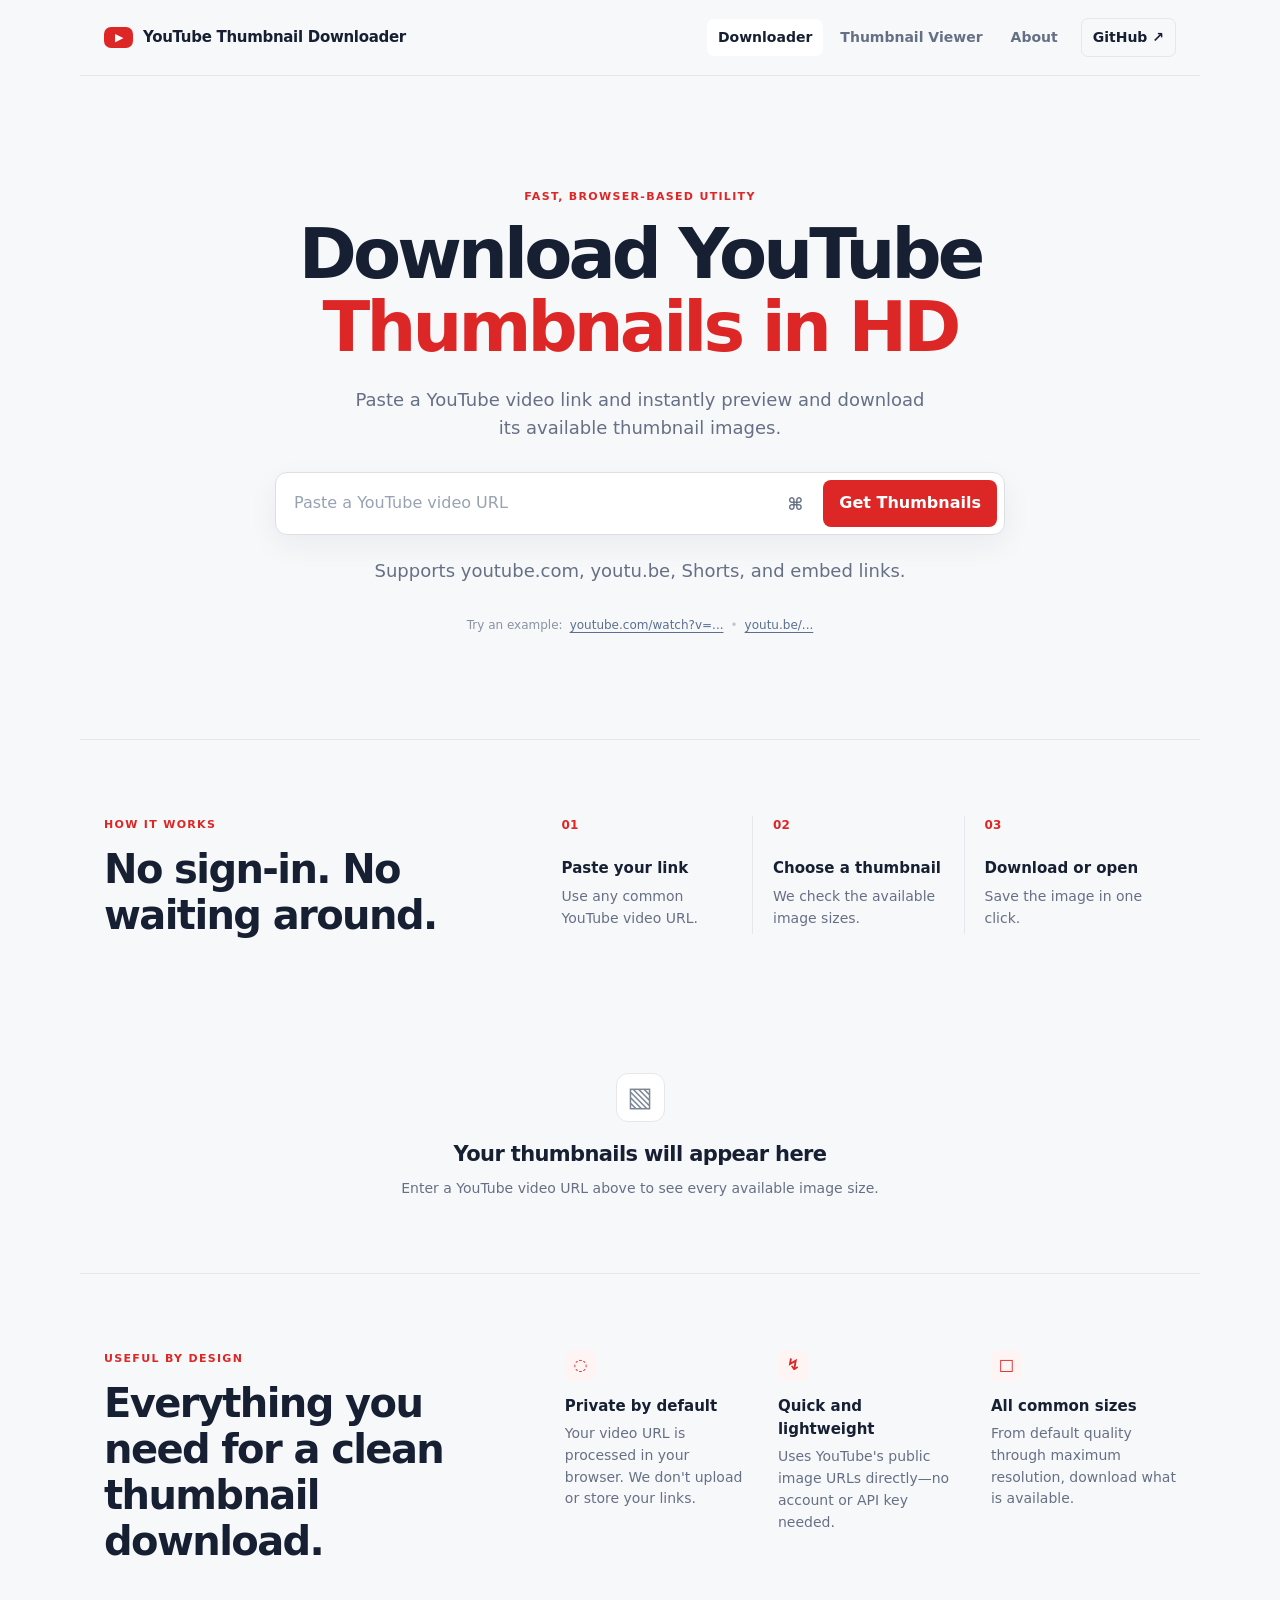
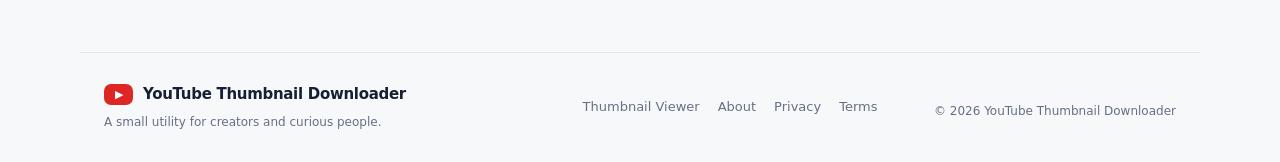
<file: index.html>
<!doctype html>
<html lang="en">
<head>
  <meta charset="utf-8"><meta name="viewport" content="width=device-width, initial-scale=1">
  <title>YouTube Thumbnail Downloader — Download HD Video Thumbnails</title>
  <meta name="description" content="Paste a YouTube video URL to preview and download available HD YouTube thumbnail images in seconds.">
  <meta property="og:title" content="YouTube Thumbnail Downloader"><meta property="og:description" content="Preview and download available YouTube video thumbnail images."><meta property="og:type" content="website">
  <link rel="stylesheet" href="css/style.css"><script src="js/app.js" defer></script>
</head>
<body>
<header class="site-header"><a class="brand" href="index.html" aria-label="YouTube Thumbnail Downloader home"><span class="brand-mark" aria-hidden="true">▶</span><span>YouTube Thumbnail <b>Downloader</b></span></a><button class="menu-button" aria-controls="site-nav" aria-expanded="false"><span class="sr-only">Toggle navigation</span><i></i><i></i><i></i></button><nav class="site-nav" id="site-nav" aria-label="Primary navigation"><a class="active" href="index.html">Downloader</a><a href="viewer.html">Thumbnail Viewer</a><a href="about.html">About</a><a href="https://github.com/" target="_blank" rel="noopener">GitHub <span aria-hidden="true">↗</span></a></nav></header>
<main>
<section class="hero"><div class="eyebrow">Fast, browser-based utility</div><h1>Download YouTube<br><em>Thumbnails in HD</em></h1><p>Paste a YouTube video link and instantly preview and download its available thumbnail images.</p>
<form id="thumbnail-form" class="url-form" novalidate><label class="sr-only" for="youtube-url">YouTube video URL</label><input id="youtube-url" name="youtube-url" type="url" inputmode="url" autocomplete="url" placeholder="Paste a YouTube video URL" aria-describedby="form-message"><button id="paste-button" class="icon-button" type="button" title="Paste from clipboard" aria-label="Paste from clipboard">⌘</button><button class="button primary" type="submit"><span>Get Thumbnails</span><span class="button-spinner" hidden></span></button></form><p id="form-message" class="form-message" role="status">Supports youtube.com, youtu.be, Shorts, and embed links.</p>
<div class="quick-links"><span>Try an example:</span><button type="button" data-example="https://www.youtube.com/watch?v=dQw4w9WgXcQ">youtube.com/watch?v=...</button><span class="dot">•</span><button type="button" data-example="https://youtu.be/dQw4w9WgXcQ">youtu.be/...</button></div></section>
<section class="how-section" aria-labelledby="how-title"><div><p class="eyebrow">How it works</p><h2 id="how-title">No sign-in. No waiting around.</h2></div><ol class="steps"><li><span>01</span><div><strong>Paste your link</strong><p>Use any common YouTube video URL.</p></div></li><li><span>02</span><div><strong>Choose a thumbnail</strong><p>We check the available image sizes.</p></div></li><li><span>03</span><div><strong>Download or open</strong><p>Save the image in one click.</p></div></li></ol></section>
<section id="results" class="results-section" aria-live="polite" hidden><div class="result-heading"><div><p class="eyebrow">Thumbnail images</p><h2>Available downloads</h2><p id="video-id-label" class="muted"></p></div><a id="viewer-link" class="button secondary" href="viewer.html">Open in Viewer <span aria-hidden="true">→</span></a></div><div id="thumbnail-grid" class="thumbnail-grid"></div></section>
<section id="empty-state" class="empty-section"><div class="empty-icon" aria-hidden="true">▧</div><h2>Your thumbnails will appear here</h2><p>Enter a YouTube video URL above to see every available image size.</p></section>
<section class="info-section"><div><p class="eyebrow">Useful by design</p><h2>Everything you need for a clean thumbnail download.</h2></div><div class="info-grid"><article><span aria-hidden="true">◌</span><h3>Private by default</h3><p>Your video URL is processed in your browser. We don't upload or store your links.</p></article><article><span aria-hidden="true">↯</span><h3>Quick and lightweight</h3><p>Uses YouTube's public image URLs directly—no account or API key needed.</p></article><article><span aria-hidden="true">□</span><h3>All common sizes</h3><p>From default quality through maximum resolution, download what is available.</p></article></div></section>
</main>
<footer class="site-footer"><div class="footer-brand"><a class="brand" href="index.html"><span class="brand-mark" aria-hidden="true">▶</span><span>YouTube Thumbnail <b>Downloader</b></span></a><p>A small utility for creators and curious people.</p></div><nav aria-label="Footer navigation"><a href="viewer.html">Thumbnail Viewer</a><a href="about.html">About</a><a href="privacy.html">Privacy</a><a href="terms.html">Terms</a></nav><p class="copyright">© <span data-year></span> YouTube Thumbnail Downloader</p></footer>
</body></html>
</file>
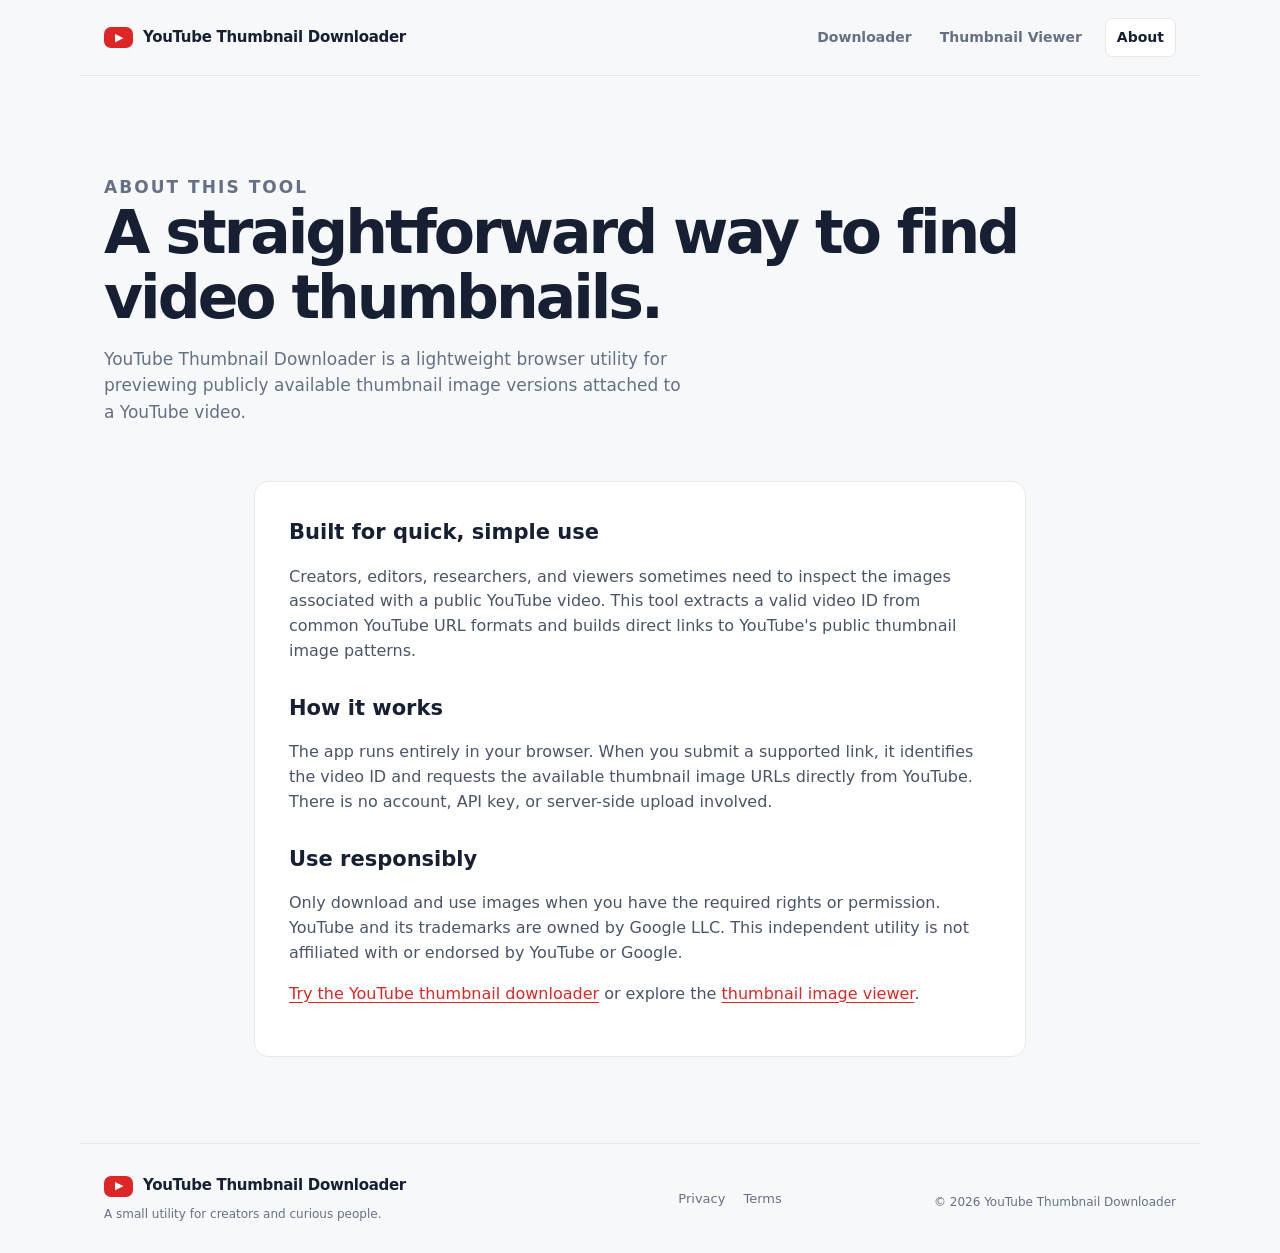
<file: about.html>
<!doctype html><html lang="en"><head><meta charset="utf-8"><meta name="viewport" content="width=device-width,initial-scale=1"><title>About — YouTube Thumbnail Downloader</title><meta name="description" content="Learn how YouTube Thumbnail Downloader helps creators access video thumbnail images quickly."><link rel="stylesheet" href="css/style.css"><script src="js/app.js" defer></script></head><body><header class="site-header"><a class="brand" href="index.html"><span class="brand-mark">▶</span><span>YouTube Thumbnail <b>Downloader</b></span></a><button class="menu-button" aria-controls="site-nav" aria-expanded="false"><span class="sr-only">Toggle navigation</span><i></i><i></i><i></i></button><nav class="site-nav" id="site-nav"><a href="index.html">Downloader</a><a href="viewer.html">Thumbnail Viewer</a><a class="active" href="about.html">About</a></nav></header><main><section class="page-hero"><p class="eyebrow">About this tool</p><h1>A straightforward way to find video thumbnails.</h1><p>YouTube Thumbnail Downloader is a lightweight browser utility for previewing publicly available thumbnail image versions attached to a YouTube video.</p></section><section class="legal-content"><article><h2>Built for quick, simple use</h2><p>Creators, editors, researchers, and viewers sometimes need to inspect the images associated with a public YouTube video. This tool extracts a valid video ID from common YouTube URL formats and builds direct links to YouTube's public thumbnail image patterns.</p><h2>How it works</h2><p>The app runs entirely in your browser. When you submit a supported link, it identifies the video ID and requests the available thumbnail image URLs directly from YouTube. There is no account, API key, or server-side upload involved.</p><h2>Use responsibly</h2><p>Only download and use images when you have the required rights or permission. YouTube and its trademarks are owned by Google LLC. This independent utility is not affiliated with or endorsed by YouTube or Google.</p><p><a href="index.html">Try the YouTube thumbnail downloader</a> or explore the <a href="viewer.html">thumbnail image viewer</a>.</p></article></section></main><footer class="site-footer"><div class="footer-brand"><a class="brand" href="index.html"><span class="brand-mark">▶</span><span>YouTube Thumbnail <b>Downloader</b></span></a><p>A small utility for creators and curious people.</p></div><nav><a href="privacy.html">Privacy</a><a href="terms.html">Terms</a></nav><p class="copyright">© <span data-year></span> YouTube Thumbnail Downloader</p></footer></body></html>
</file>
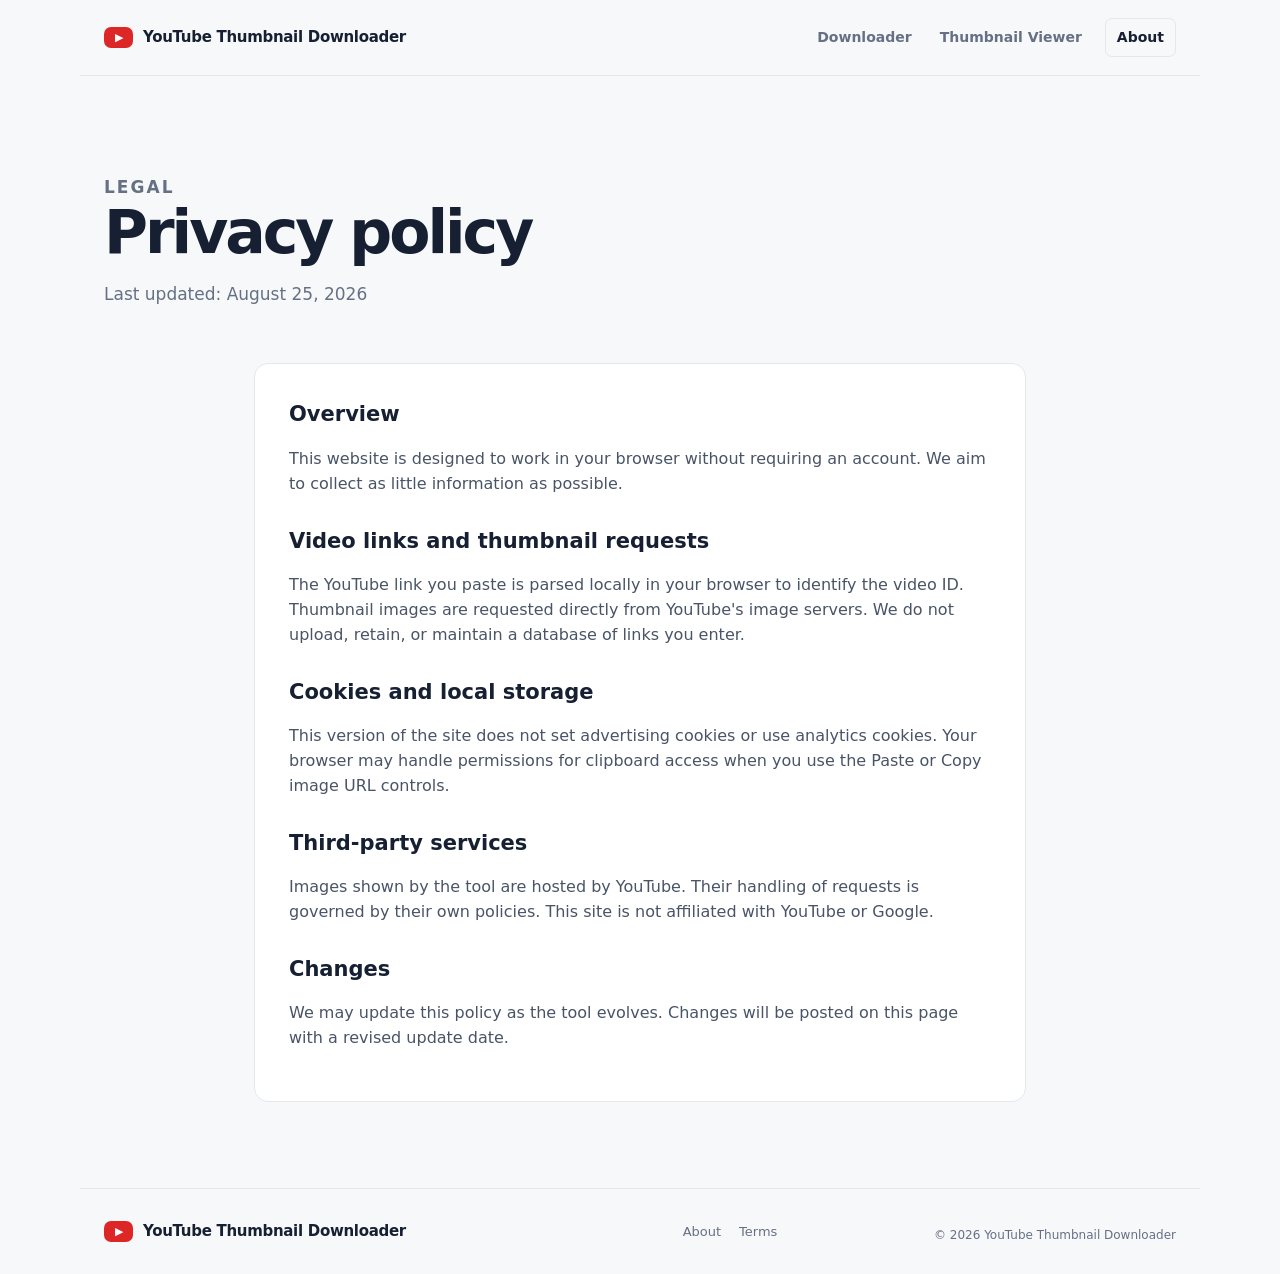
<file: privacy.html>
<!doctype html><html lang="en"><head><meta charset="utf-8"><meta name="viewport" content="width=device-width,initial-scale=1"><title>Privacy Policy — YouTube Thumbnail Downloader</title><meta name="description" content="Privacy policy for YouTube Thumbnail Downloader."><link rel="stylesheet" href="css/style.css"><script src="js/app.js" defer></script></head><body><header class="site-header"><a class="brand" href="index.html"><span class="brand-mark">▶</span><span>YouTube Thumbnail <b>Downloader</b></span></a><button class="menu-button" aria-controls="site-nav" aria-expanded="false"><span class="sr-only">Toggle navigation</span><i></i><i></i><i></i></button><nav class="site-nav" id="site-nav"><a href="index.html">Downloader</a><a href="viewer.html">Thumbnail Viewer</a><a href="about.html">About</a></nav></header><main><section class="page-hero"><p class="eyebrow">Legal</p><h1>Privacy policy</h1><p>Last updated: August 25, 2026</p></section><section class="legal-content"><article><h2>Overview</h2><p>This website is designed to work in your browser without requiring an account. We aim to collect as little information as possible.</p><h2>Video links and thumbnail requests</h2><p>The YouTube link you paste is parsed locally in your browser to identify the video ID. Thumbnail images are requested directly from YouTube's image servers. We do not upload, retain, or maintain a database of links you enter.</p><h2>Cookies and local storage</h2><p>This version of the site does not set advertising cookies or use analytics cookies. Your browser may handle permissions for clipboard access when you use the Paste or Copy image URL controls.</p><h2>Third-party services</h2><p>Images shown by the tool are hosted by YouTube. Their handling of requests is governed by their own policies. This site is not affiliated with YouTube or Google.</p><h2>Changes</h2><p>We may update this policy as the tool evolves. Changes will be posted on this page with a revised update date.</p></article></section></main><footer class="site-footer"><div class="footer-brand"><a class="brand" href="index.html"><span class="brand-mark">▶</span><span>YouTube Thumbnail <b>Downloader</b></span></a></div><nav><a href="about.html">About</a><a href="terms.html">Terms</a></nav><p class="copyright">© <span data-year></span> YouTube Thumbnail Downloader</p></footer></body></html>
</file>
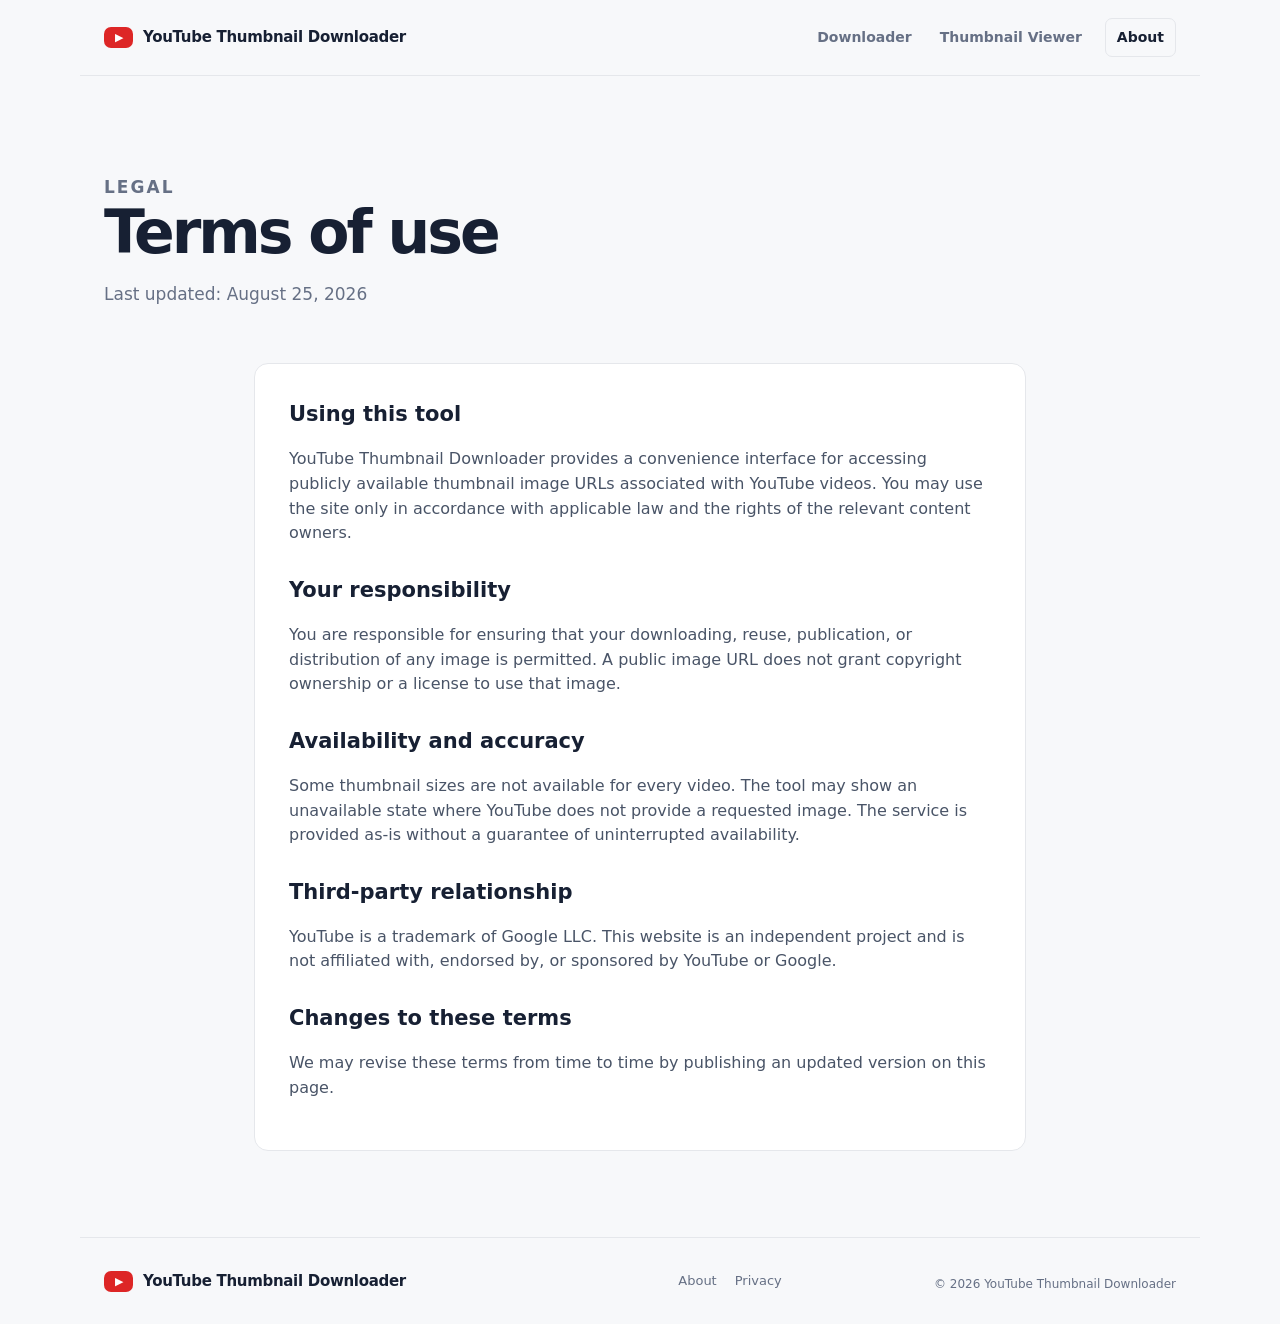
<file: terms.html>
<!doctype html><html lang="en"><head><meta charset="utf-8"><meta name="viewport" content="width=device-width,initial-scale=1"><title>Terms of Use — YouTube Thumbnail Downloader</title><meta name="description" content="Terms of use for YouTube Thumbnail Downloader."><link rel="stylesheet" href="css/style.css"><script src="js/app.js" defer></script></head><body><header class="site-header"><a class="brand" href="index.html"><span class="brand-mark">▶</span><span>YouTube Thumbnail <b>Downloader</b></span></a><button class="menu-button" aria-controls="site-nav" aria-expanded="false"><span class="sr-only">Toggle navigation</span><i></i><i></i><i></i></button><nav class="site-nav" id="site-nav"><a href="index.html">Downloader</a><a href="viewer.html">Thumbnail Viewer</a><a href="about.html">About</a></nav></header><main><section class="page-hero"><p class="eyebrow">Legal</p><h1>Terms of use</h1><p>Last updated: August 25, 2026</p></section><section class="legal-content"><article><h2>Using this tool</h2><p>YouTube Thumbnail Downloader provides a convenience interface for accessing publicly available thumbnail image URLs associated with YouTube videos. You may use the site only in accordance with applicable law and the rights of the relevant content owners.</p><h2>Your responsibility</h2><p>You are responsible for ensuring that your downloading, reuse, publication, or distribution of any image is permitted. A public image URL does not grant copyright ownership or a license to use that image.</p><h2>Availability and accuracy</h2><p>Some thumbnail sizes are not available for every video. The tool may show an unavailable state where YouTube does not provide a requested image. The service is provided as-is without a guarantee of uninterrupted availability.</p><h2>Third-party relationship</h2><p>YouTube is a trademark of Google LLC. This website is an independent project and is not affiliated with, endorsed by, or sponsored by YouTube or Google.</p><h2>Changes to these terms</h2><p>We may revise these terms from time to time by publishing an updated version on this page.</p></article></section></main><footer class="site-footer"><div class="footer-brand"><a class="brand" href="index.html"><span class="brand-mark">▶</span><span>YouTube Thumbnail <b>Downloader</b></span></a></div><nav><a href="about.html">About</a><a href="privacy.html">Privacy</a></nav><p class="copyright">© <span data-year></span> YouTube Thumbnail Downloader</p></footer></body></html>
</file>
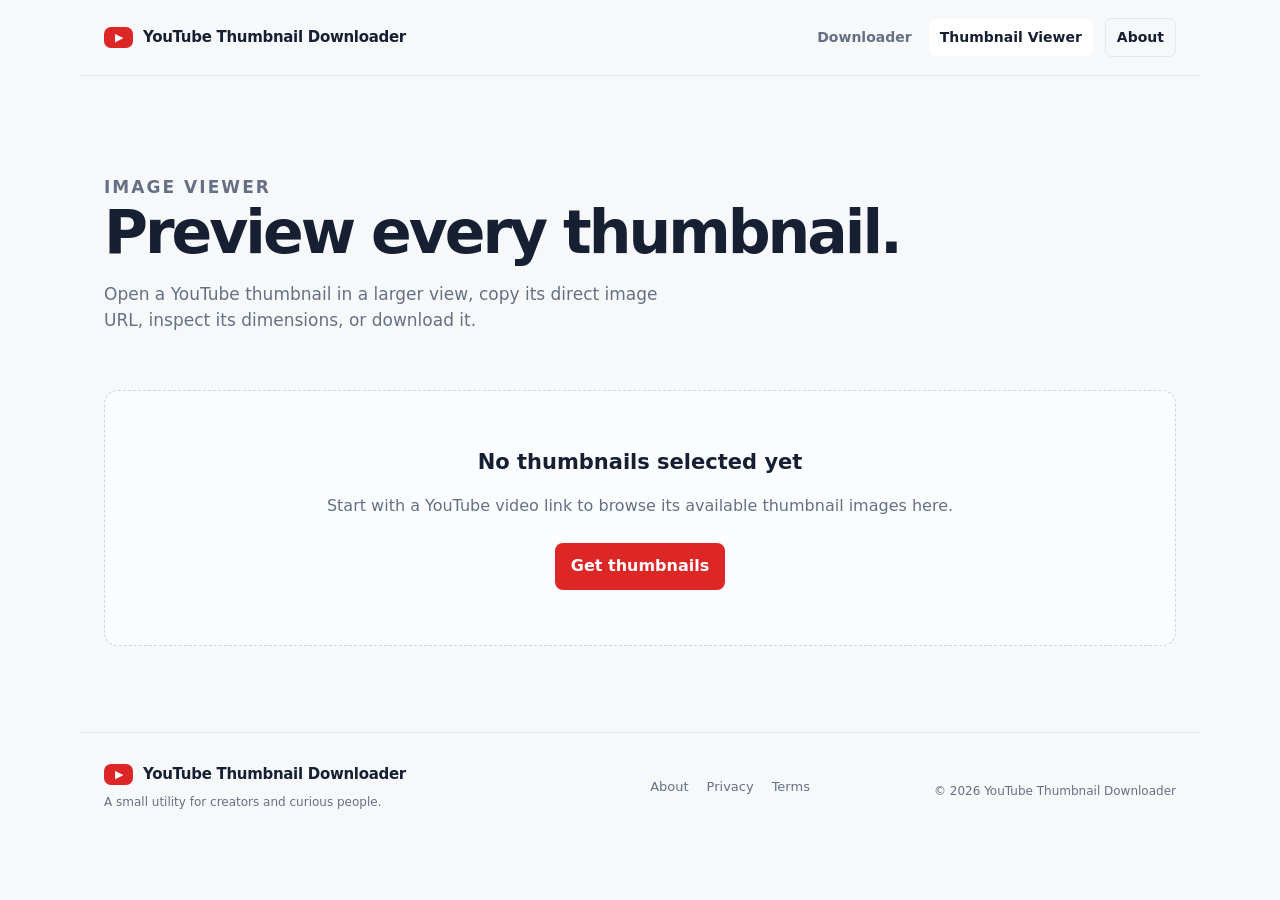
<file: viewer.html>
<!doctype html><html lang="en"><head><meta charset="utf-8"><meta name="viewport" content="width=device-width,initial-scale=1"><title>YouTube Thumbnail Viewer — Preview and Download Images</title><meta name="description" content="View YouTube thumbnail images in full size, inspect dimensions, copy image URLs, and download them."><meta property="og:title" content="YouTube Thumbnail Viewer"><meta property="og:type" content="website"><link rel="stylesheet" href="css/style.css"><script src="js/app.js" defer></script><script src="js/viewer.js" defer></script></head><body><header class="site-header"><a class="brand" href="index.html"><span class="brand-mark">▶</span><span>YouTube Thumbnail <b>Downloader</b></span></a><button class="menu-button" aria-controls="site-nav" aria-expanded="false"><span class="sr-only">Toggle navigation</span><i></i><i></i><i></i></button><nav class="site-nav" id="site-nav" aria-label="Primary navigation"><a href="index.html">Downloader</a><a class="active" href="viewer.html">Thumbnail Viewer</a><a href="about.html">About</a></nav></header><main><section class="page-hero"><p class="eyebrow">Image viewer</p><h1>Preview every thumbnail.</h1><p>Open a YouTube thumbnail in a larger view, copy its direct image URL, inspect its dimensions, or download it.</p></section><section class="viewer-shell"><div id="viewer-empty" class="viewer-empty"><h2>No thumbnails selected yet</h2><p>Start with a YouTube video link to browse its available thumbnail images here.</p><a class="button primary" href="index.html">Get thumbnails</a></div><div id="viewer-content" hidden><div class="viewer-grid"><div class="viewer-stage"><img id="viewer-image" alt="Selected YouTube thumbnail"></div><aside class="viewer-meta"><p class="eyebrow">Selected image</p><h2 id="image-name"></h2><dl><dt>Video ID</dt><dd id="image-id"></dd><dt>Dimensions</dt><dd id="image-dimensions"></dd><dt>Format</dt><dd>JPEG image</dd></dl><div class="viewer-actions"><button id="copy-url" class="button secondary">Copy image URL</button><a id="download-image" class="button primary" download>Download</a></div><p id="copy-feedback" class="form-message" role="status"></p></aside></div><div id="viewer-list" class="viewer-list" aria-label="Available thumbnails"></div></div></section></main><footer class="site-footer"><div class="footer-brand"><a class="brand" href="index.html"><span class="brand-mark">▶</span><span>YouTube Thumbnail <b>Downloader</b></span></a><p>A small utility for creators and curious people.</p></div><nav><a href="about.html">About</a><a href="privacy.html">Privacy</a><a href="terms.html">Terms</a></nav><p class="copyright">© <span data-year></span> YouTube Thumbnail Downloader</p></footer></body></html>
</file>
<file: css/style.css>
:root{--ink:#172033;--muted:#667085;--paper:#fff;--canvas:#f7f8fa;--line:#e5e7eb;--accent:#dd2626;--accent-dark:#bd1f1f;--soft-red:#fff4f4;--max:1120px;--radius:14px}*{box-sizing:border-box}html{background:var(--canvas);scroll-behavior:smooth}body{margin:0;background:var(--canvas);color:var(--ink);font:16px/1.55 Inter,ui-sans-serif,system-ui,-apple-system,BlinkMacSystemFont,"Segoe UI",sans-serif}a{color:inherit;text-decoration:none}button,input{font:inherit}button{cursor:pointer}.sr-only{position:absolute;width:1px;height:1px;padding:0;margin:-1px;overflow:hidden;clip:rect(0,0,0,0);white-space:nowrap;border:0}:focus-visible{outline:3px solid #e67878;outline-offset:3px}.site-header{height:76px;max-width:var(--max);margin:auto;padding:0 24px;display:flex;align-items:center;justify-content:space-between;border-bottom:1px solid var(--line)}.brand{display:flex;align-items:center;gap:10px;font-size:15px;font-weight:600;letter-spacing:-.02em}.brand b{font-weight:800}.brand-mark{width:29px;height:21px;display:grid;place-items:center;border-radius:7px;background:var(--accent);color:#fff;font-size:11px;padding-left:1px}.site-nav{display:flex;align-items:center;gap:6px}.site-nav a{padding:8px 11px;border-radius:7px;color:var(--muted);font-size:14px;font-weight:600}.site-nav a:hover,.site-nav a.active{color:var(--ink);background:#fff}.site-nav a:last-child{margin-left:6px;border:1px solid var(--line);color:var(--ink)}.menu-button{display:none;border:0;background:transparent;padding:8px}.menu-button i{display:block;width:21px;height:2px;background:var(--ink);margin:4px}.hero{max-width:870px;margin:auto;padding:112px 24px 104px;text-align:center}.eyebrow{margin:0 0 13px;color:var(--accent);font-size:11px;font-weight:800;letter-spacing:.12em;text-transform:uppercase}.hero h1{margin:0;letter-spacing:-.055em;font-size:clamp(42px,6vw,70px);line-height:1.04}.hero h1 em{font-style:normal;color:var(--accent)}.hero>p{max-width:595px;margin:22px auto 31px;color:var(--muted);font-size:18px}.url-form{display:flex;gap:9px;max-width:730px;margin:auto;padding:7px;background:var(--paper);border:1px solid #dce0e5;border-radius:12px;box-shadow:0 10px 30px rgba(23,32,51,.06);text-align:left}.url-form input{min-width:0;flex:1;border:0;padding:0 11px;outline:0;color:var(--ink);background:transparent}.url-form input::placeholder{color:#98a2b3}.button,.icon-button{border:0;border-radius:8px;font-weight:700;transition:background .16s ease,transform .16s ease,border-color .16s ease}.button{display:inline-flex;justify-content:center;align-items:center;gap:8px;padding:11px 16px;white-space:nowrap}.button:hover{transform:translateY(-1px)}.primary{background:var(--accent);color:#fff}.primary:hover{background:var(--accent-dark)}.secondary{border:1px solid var(--line);background:#fff;color:var(--ink)}.secondary:hover{border-color:#c6cbd2;background:#fafafa}.icon-button{width:38px;color:var(--muted);background:transparent;font-size:17px}.icon-button:hover{color:var(--accent);background:var(--soft-red)}.form-message{min-height:24px;margin:10px 0 0;color:var(--muted);font-size:13px}.form-message.error{color:#b42318}.form-message.success{color:#067647}.quick-links{display:flex;justify-content:center;gap:7px;margin-top:15px;color:#8993a3;font-size:12px}.quick-links button{padding:0;border:0;background:transparent;color:#5c6f91;text-decoration:underline;text-underline-offset:3px}.quick-links button:hover{color:var(--accent)}.dot{color:#c4c8ce}.how-section,.info-section,.results-section{max-width:var(--max);margin:auto;padding:76px 24px;border-top:1px solid var(--line)}.how-section{display:grid;grid-template-columns:.8fr 1.2fr;gap:48px;align-items:start}.how-section h2,.info-section h2,.results-section h2{margin:0;letter-spacing:-.04em;line-height:1.15;font-size:clamp(28px,3.5vw,40px)}.steps{display:grid;grid-template-columns:repeat(3,1fr);gap:20px;padding:0;margin:0;list-style:none}.steps li{padding-right:18px;border-right:1px solid var(--line)}.steps li:last-child{border:0}.steps span{display:block;margin-bottom:22px;color:var(--accent);font-size:12px;font-weight:800}.steps strong{font-size:15px}.steps p,.info-grid p{margin:5px 0;color:var(--muted);font-size:14px}.empty-section{max-width:720px;margin:12px auto 0;padding:47px 24px 65px;text-align:center}.empty-icon{display:grid;place-items:center;width:49px;height:49px;margin:0 auto 16px;border:1px solid var(--line);border-radius:12px;background:#fff;color:#7c8796;font-size:27px}.empty-section h2{margin:0;font-size:21px;letter-spacing:-.03em}.empty-section p{margin:8px 0;color:var(--muted);font-size:14px}.result-heading{display:flex;align-items:end;justify-content:space-between;gap:16px;margin-bottom:26px}.result-heading .muted{margin:8px 0 0;color:var(--muted);font-size:14px}.thumbnail-grid{display:grid;grid-template-columns:repeat(3,1fr);gap:20px}.thumbnail-card{overflow:hidden;border:1px solid var(--line);border-radius:var(--radius);background:#fff}.thumbnail-preview{position:relative;aspect-ratio:16/9;background:#eef0f3}.thumbnail-preview img{width:100%;height:100%;display:block;object-fit:cover}.thumbnail-preview.is-unavailable:after{content:'Image unavailable';position:absolute;inset:0;display:grid;place-items:center;background:#f1f3f5;color:#7b8492;font-size:13px}.card-body{padding:15px}.card-top{display:flex;justify-content:space-between;gap:8px;align-items:baseline}.card-top h3{margin:0;font-size:15px;letter-spacing:-.02em}.card-top span{color:var(--muted);font-size:12px;white-space:nowrap}.card-actions{display:flex;gap:8px;margin-top:14px}.card-actions .button{flex:1;padding:9px 8px;font-size:13px}.card-actions .button[disabled]{cursor:not-allowed;opacity:.45}.info-section{display:grid;grid-template-columns:.9fr 1.4fr;gap:68px;padding-bottom:88px}.info-grid{display:grid;grid-template-columns:repeat(3,1fr);gap:28px}.info-grid article>span{display:inline-grid;place-items:center;width:31px;height:31px;border-radius:8px;background:var(--soft-red);color:var(--accent);font-weight:900}.info-grid h3{margin:14px 0 0;font-size:15px}.site-footer{max-width:var(--max);margin:auto;padding:30px 24px;display:grid;grid-template-columns:1.2fr 1fr auto;gap:28px;align-items:center;border-top:1px solid var(--line)}.footer-brand p,.copyright{margin:7px 0 0;color:var(--muted);font-size:12px}.site-footer nav{display:flex;justify-content:center;gap:18px}.site-footer nav a{color:var(--muted);font-size:13px}.site-footer a:hover{color:var(--accent)}.copyright{text-align:right;white-space:nowrap}.button-spinner{width:15px;height:15px;border:2px solid rgba(255,255,255,.5);border-top-color:#fff;border-radius:50%;animation:spin .7s linear infinite}@keyframes spin{to{transform:rotate(360deg)}}
/* Viewer and legal pages */.page-hero{max-width:var(--max);margin:auto;padding:82px 24px 56px}.page-hero h1{margin:0;letter-spacing:-.05em;line-height:1.08;font-size:clamp(38px,5vw,60px)}.page-hero p{max-width:590px;margin:16px 0 0;color:var(--muted);font-size:17px}.viewer-shell,.legal-content{max-width:var(--max);margin:auto;padding:0 24px 86px}.viewer-empty{padding:55px 25px;border:1px dashed #cfd5dd;border-radius:var(--radius);background:#fbfcfd;text-align:center}.viewer-empty h2{margin:0;font-size:21px}.viewer-empty p{color:var(--muted)}.viewer-empty .button{margin-top:8px}.viewer-grid{display:grid;grid-template-columns:1.1fr .9fr;gap:30px}.viewer-stage{overflow:hidden;border:1px solid var(--line);border-radius:var(--radius);background:#fff}.viewer-stage img{display:block;width:100%;aspect-ratio:16/9;object-fit:contain;background:#151b26}.viewer-meta{padding:21px}.viewer-meta h2{margin:0;font-size:20px}.viewer-meta dl{display:grid;grid-template-columns:110px 1fr;gap:11px;margin:22px 0;color:var(--muted);font-size:14px}.viewer-meta dt{font-weight:700;color:var(--ink)}.viewer-actions{display:flex;gap:10px;flex-wrap:wrap}.viewer-list{display:grid;grid-template-columns:repeat(3,1fr);gap:14px;margin-top:26px}.viewer-choice{padding:0;overflow:hidden;border:2px solid transparent;border-radius:10px;background:#fff;text-align:left}.viewer-choice.active{border-color:var(--accent)}.viewer-choice img{display:block;width:100%;aspect-ratio:16/9;object-fit:cover}.viewer-choice span{display:block;padding:8px 10px;font-size:12px;font-weight:700}.legal-content{max-width:820px}.legal-content article{padding:34px;border:1px solid var(--line);border-radius:var(--radius);background:#fff}.legal-content h2{margin:28px 0 7px;font-size:21px}.legal-content h2:first-child{margin-top:0}.legal-content p,.legal-content li{color:#495467}.legal-content a{color:var(--accent);text-decoration:underline;text-underline-offset:3px}
@media(max-width:760px){.site-header{height:66px;padding:0 16px}.site-nav{display:none;position:absolute;z-index:4;top:58px;right:16px;left:16px;padding:8px;background:#fff;border:1px solid var(--line);border-radius:10px;box-shadow:0 14px 28px rgba(0,0,0,.09);flex-direction:column;align-items:stretch}.site-nav.open{display:flex}.site-nav a,.site-nav a:last-child{margin:0}.menu-button{display:block}.hero{padding:74px 16px 68px}.hero>p{font-size:16px}.url-form{flex-wrap:wrap;padding:6px}.url-form input{width:calc(100% - 47px);flex:auto;height:42px}.url-form .primary{width:100%}.quick-links{flex-wrap:wrap}.how-section,.info-section,.results-section{padding:53px 16px}.how-section,.info-section{grid-template-columns:1fr;gap:30px}.steps{gap:15px}.steps li{padding-right:9px}.thumbnail-grid{grid-template-columns:1fr 1fr;gap:12px}.card-body{padding:11px}.card-actions{flex-direction:column}.info-grid{gap:20px}.site-footer{grid-template-columns:1fr;padding:27px 16px}.site-footer nav{justify-content:flex-start;flex-wrap:wrap}.copyright{text-align:left}.result-heading{align-items:start;flex-direction:column}.page-hero{padding:56px 16px 38px}.viewer-shell,.legal-content{padding:0 16px 58px}.viewer-grid{grid-template-columns:1fr}.viewer-list{grid-template-columns:1fr 1fr}.legal-content article{padding:23px}}@media(max-width:390px){.thumbnail-grid,.viewer-list{grid-template-columns:1fr}.steps{grid-template-columns:1fr}.steps li{border-right:0;border-bottom:1px solid var(--line);padding:0 0 13px}.steps span{margin:0 0 5px}}
</file>
